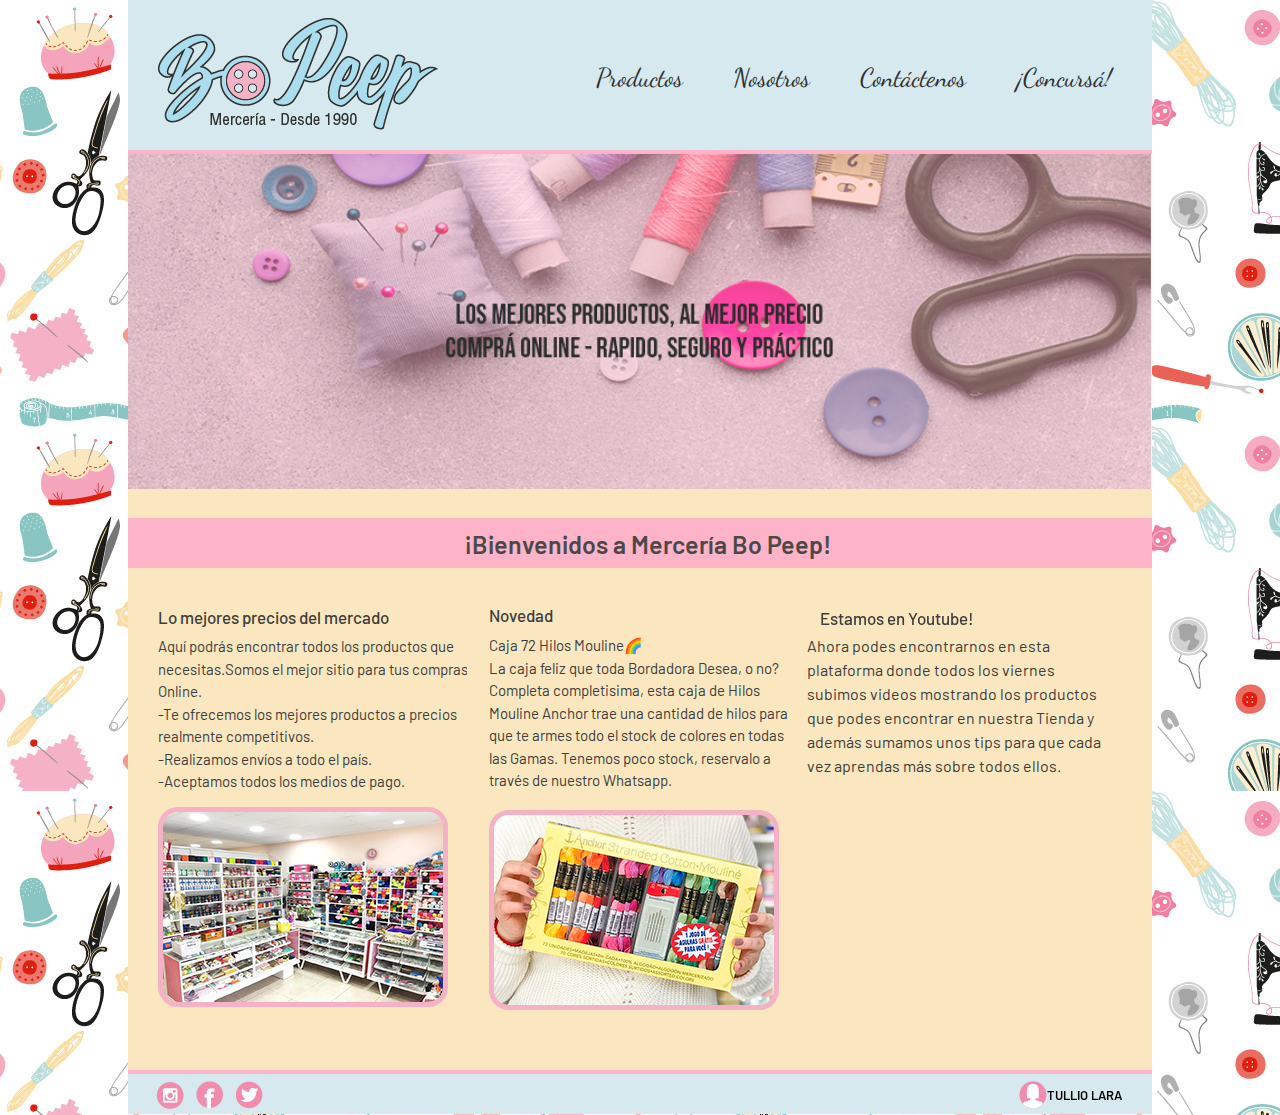
<file: index.html>
<!DOCTYPE html>
<html>
<head>
	<meta charset="utf-8">
	<link rel="stylesheet" type="text/css" href="css/estilo.css">
	<link rel="stylesheet" type="text/css" href="css/lightbox.css">
	<title>Mercería Bo Peep - Desde 1990</title>
</head>
<body>
	<main>
		<header>
			<div id="logo">
				<img src="img/logo.png">
			</div>
			<div id="botones">
				<li>  <span class="blink"><a href="indexlanding.html"target="_blank">¡Concursá!</a></span></li>
				<li><a href="contactenos.html">Contáctenos</a></li>
				<li> <a href="nosotros.html">Nosotros</a></li>
				<li> <a href="productos.html">Productos</a></li>
				
				</div>		
			</ul>

		</header>

		<nav>
				
	   </nav>

	<section>
		<div id="linea"></div>
		<div class="fondoindex">
		<div class="slider">
		<ul>
			<li><img src="img/imagendeslizante1.jpg" alt=""></li>
			<li><a href="productos.html"><img src="img/imagendeslizante3.jpg" alt=""></li></a>
			<li><a href="contactenos.html"><img src="img/imagendeslizante2.jpg" alt=""></li></a>
			<li><img src="img/imagendeslizante4.jpg" alt=""></li>
		</ul>
		</div>

		<h2>¡Bienvenidos a Mercería Bo Peep!</h2>

		<div id="seccion1index">
			<div class="titulo">Lo mejores precios del mercado</div>
			
			<div class="textonosotros1"><p>Aquí podrás encontrar todos los productos que necesitas.Somos el mejor sitio para tus compras Online.<br>-Te ofrecemos los mejores productos a precios realmente competitivos.<br>
			-Realizamos envíos a todo el país.<br> 
		    -Aceptamos todos los medios de pago.</p></div>
		    <br>
		    <div id="imagenlocal"><a href="img/imagengran17.jpg" data-lightbox="final" data-title= "Nuestro local ubicado en Av. Rivadavia 11458." >
			    <img src="img/imagenpeq17.jpg" id="bordefoto"></a></div>

        </div>

        <div class="seccion2index">

        <div class="titulonovedades">Novedad</div>

        <div id="texto2segundafilaindex"><p>Caja 72 Hilos Mouline🌈<br>La caja feliz que toda Bordadora Desea, o no? ⁣
⁣
        Completa completisima, esta caja de Hilos Mouline Anchor trae una cantidad de hilos para que te armes todo el stock de colores en todas las Gamas. Tenemos poco stock, reservalo a través de nuestro Whatsapp. </p></div><br>
        <div id="imagenhilo">
        	<a href="img/imagengran18.jpg" data-lightbox="final" data-title= "incluye de REGALO un set de agujas para bordar también de la marca. ⁣La caja tiene un valor de $4500 y ¡el stock es muy limitado!⁣."> <img src="img/imagenpeq18.jpg" id="bordefoto"></a></div>

         </div>
          <div id="seccion3index">
          	<div id="tituloyoutube">Estamos en Youtube!</div>
          	<div id="texto3index"><p>Ahora podes encontrarnos en esta plataforma donde todos los viernes subimos videos mostrando los productos que podes encontrar en nuestra Tienda y además sumamos unos tips para que cada vez aprendas más sobre todos ellos.  </p>
          		<div id="video"><iframe width="310" height="198" src="https://www.youtube.com/embed/XAi99v2lLKM" frameborder="0" allow="accelerometer; autoplay; clipboard-write; encrypted-media; gyroscope; picture-in-picture" allowfullscreen></iframe></div></div><br>
          	
          	
          </div>
		

   </section>
<div class="linea2"></div>
	<footer>
		<div class="pieindex">
			<div id="instagram"><img src="img/instagram.png"></div>
		<div id="facebook"><img src="img/facebook.png"></div>
		<div id="twitter"> <img src="img/twitter.png"></div>
		<a href="indexmicrositio.html" target="_blank">
		<div id="desarrolladora"><img src="img/desarrolladora.png"><div id="nombredesarrolladora"> <a href="indexmicrositio.html" target="_blank">TULLIO LARA</div></div></a></a>
		</div>
	</footer>
		

	</main>
	<script src="js/lightbox-plus-jquery.js"></script>
</body>
</html>
</file>
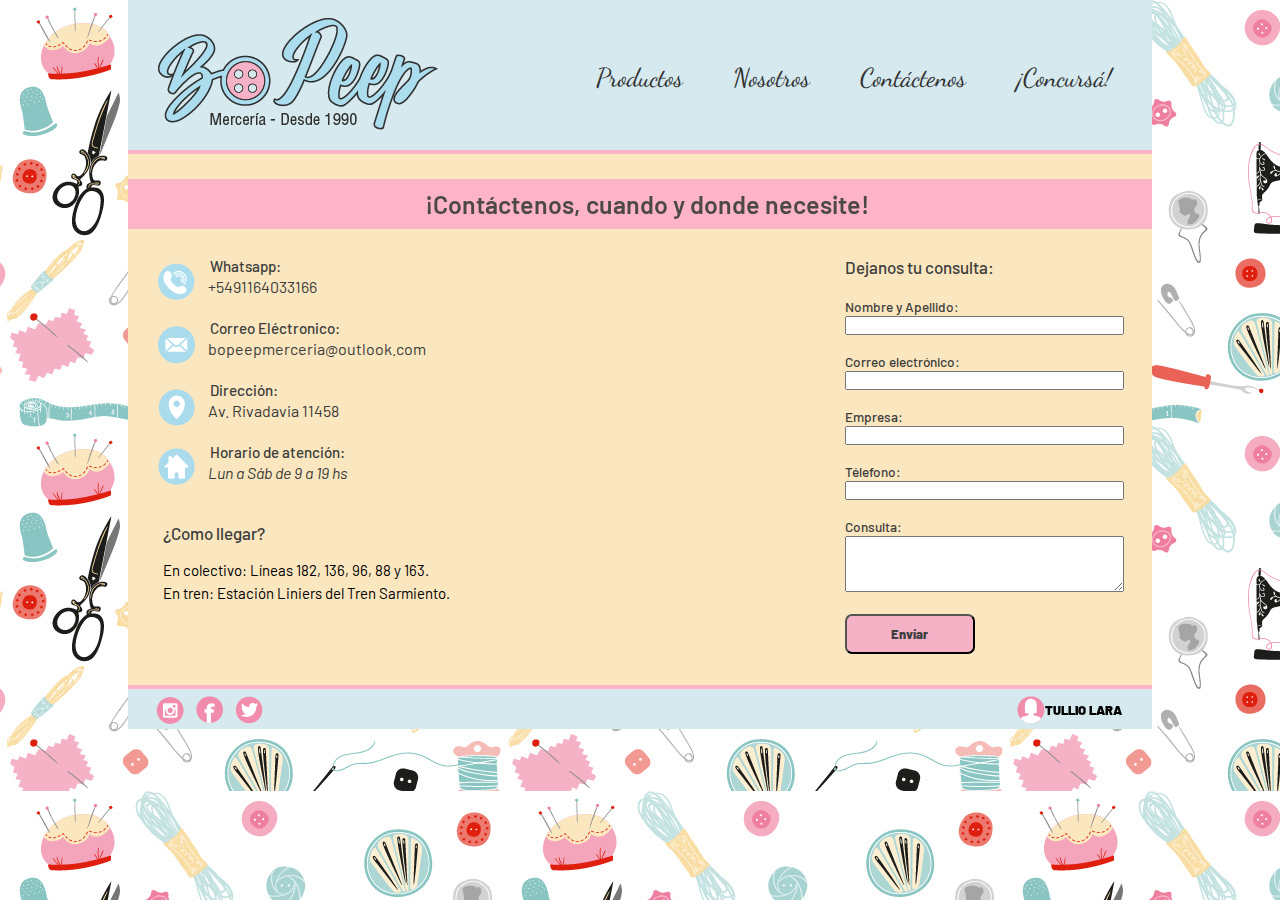
<file: contactenos.html>
<!DOCTYPE html>
<html>
<head>
	<meta charset="utf-8">
	<link rel="stylesheet" type="text/css" href="css/estilo.css">
	<title>Mercería Bo Peep - Contáctenos</title>
</head>
<body>

	<main>

		
		<header>
			<div id="logo">
				<a href="index.html"><img src="img/logo.png"></a>
			</div>
			<div id="botones">
				<li>  <span class="blink"><a href="indexlanding.html"target="_blank">¡Concursá!</a></span></li>
				<li><a href="contactenos.html">Contáctenos</a></li>
				<li> <a href="nosotros.html">Nosotros</a></li>
				<li> <a href="productos.html">Productos</a></li>
				</div>		
			</ul>

		</header>

		<nav>
				
	</nav>
    <section>
    		<div id="linea"></div>

    	<h2>¡Contáctenos, cuando y donde necesite!</h2>
    	<br>
		<div class="seccion1cont">
		
			<div id="telefono"><img src="img/telefono.png"></div>
			<div class="titulocolectivo2">Whatsapp:</div><br><p>+5491164033166</i></p><br>
		
			<div id="mail"><img src="img/mail.png"></div>
			<div class="titulocolectivo2">Correo Eléctronico:</div><br><p>bopeepmerceria@outlook.com</p><br>

			<div id="ubicacion"><img src="img/ubicacion.png"></div><div class="titulocolectivo2">Dirección:</div> <br> <p>Av. Rivadavia 11458</p>
			<br>

			<div id="casa"><img src="img/casa.png"></div> <div class="titulocolectivo2">Horario de atención: </div><br> <p><i>Lun a Sáb  de 9 a 19 hs</i></p><br><br>
			<div class="titulocolectivo3"> ¿Como llegar?</div><br><br>
               	<div id="textocolectivos3">En colectivo: Líneas 182, 136, 96, 88 y 163.<br>En tren: Estación Liniers del Tren Sarmiento.</div>
		
		</div>

			<div id="seccion2">
            <iframe src="https://www.google.com/maps/embed?pb=!1m18!1m12!1m3!1d3282.612389568583!2d-58.528214885232096!3d-34.6392342668843!2m3!1f0!2f0!3f0!3m2!1i1024!2i768!4f13.1!3m3!1m2!1s0x95bcc840ac982883%3A0xe57d5d2d766afa12!2sAv.%20Rivadavia%2011458%2C%20C1408ABO%20CABA!5e0!3m2!1ses-419!2sar!4v1600037593702!5m2!1ses-419!2sar" width="340" height="300" frameborder="0" style="border:0;" allowfullscreen="" aria-hidden="false" tabindex="0"></iframe>
               

			
            </div>

            <div id="seccion3"><div class="titulocolectivo">Dejanos tu consulta:
            </div><br><br>
				 	<div>
				 		<form method="post" action="mailto:laraayelentullio1996@gmail.com">
                <label>Nombre y Apellido:</label>
				<br>
				<input type="text" name="Nombre" class="cajatexto" required="">
				<br><br>
				<label>Correo electrónico:</label>
               	<br>
				<input type="email" name="correo" class="cajatexto" required="">
				<br><br>
				<label> Empresa:</label><br>
				<input type="text" name="Empresa" class="cajatexto" required="">
				<br><br>
				<label> Télefono:</label><br>
				<input type="text" name="telefono" class="cajatexto" required=""><br><br>
				<label>Consulta:</label>
				<br>
				<textarea class="cajacomentario" required=""></textarea>
				<br>
				<br>
				<input type="submit" name="enviar" value="Envíar" class="envio">
            </form></div>
            	

		</div>
		

	</section>
		<div class="linea"></div>
	<footer>
		<div id="instagram"><img src="img/instagram.png"></div>
		<div id="facebook"><img src="img/facebook.png"></div>
		<div id="twitter"> <img src="img/twitter.png"></div>
		<a href="indexmicrositio.html" target="_blank">
		<div id="desarrolladora"><img src="img/desarrolladora.png"><div id="nombredesarrolladora"> <a href="indexmicrositio.html" target="_blank"><b>TULLIO LARA</b></div></div></a></a>
	</footer>
			

	</main>


</body>
</html>
</file>
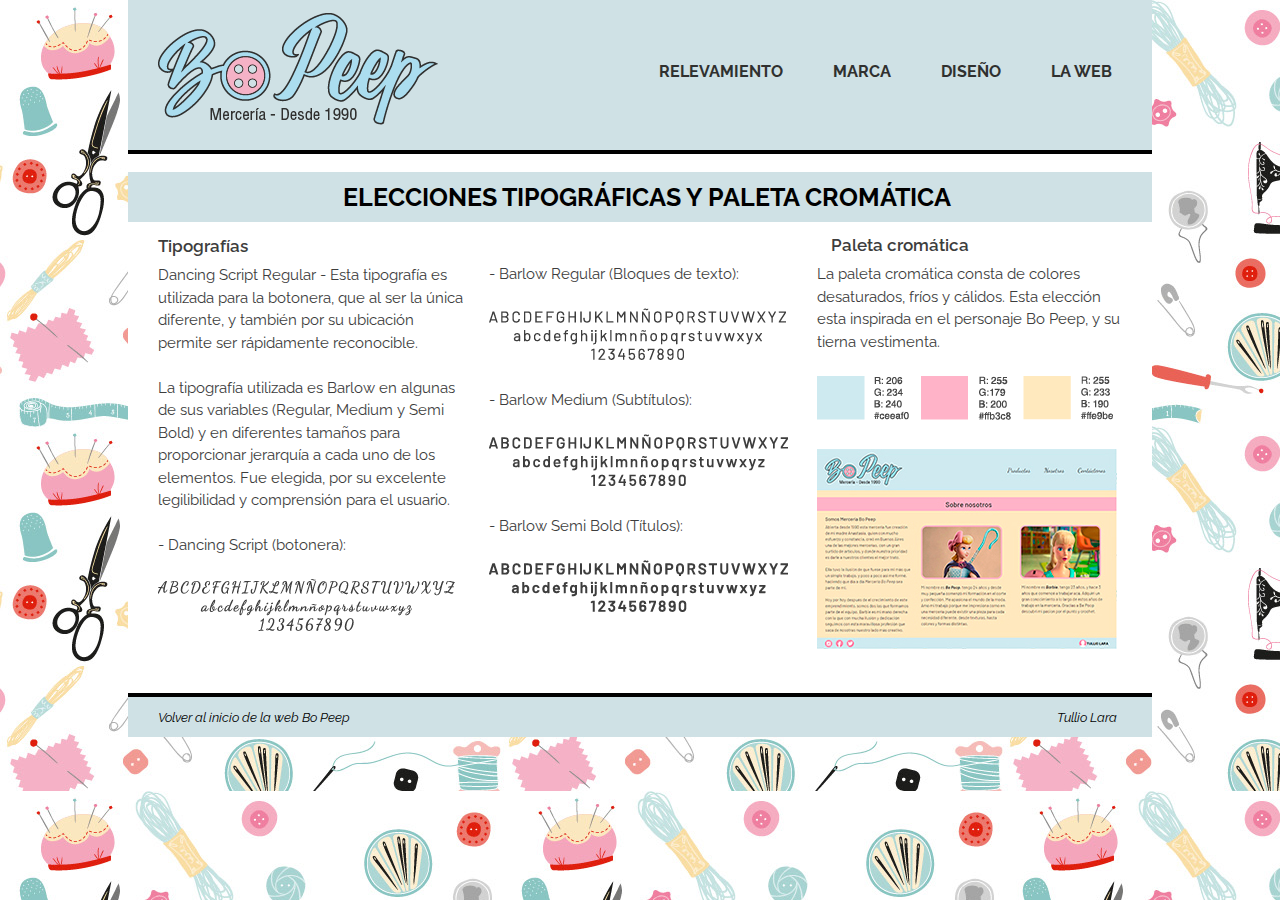
<file: diseño.html>
<!DOCTYPE html>
<html>
<head>
	<meta charset="utf-8">
	<link rel="stylesheet" type="text/css" href="css/estilomicrositio.css">

	<title>Micrositio - Diseño</title>
</head>
<body>
	<main>
		<header>
			<div id="logo">
				<a href="indexmicrositio.html"><img src="img/logo.png"></a>
			</div>
			<div id="botones">
				
				
				<li><a href="laweb.html">LA WEB</a></li>
				<li> <a href="diseño.html">DISEÑO</a></li>
				<li> <a href="marca.html">MARCA</a></li>
				<li> <a href="relevamiento.html">RELEVAMIENTO</a></li>
				</div>		
			</ul>

		</header>

		<nav>
				
	   </nav>

	<section>
		<div id="linea"></div>
	
		
		<h2>ELECCIONES TIPOGRÁFICAS Y PALETA CROMÁTICA</h2>

		<div id="seccion1marca">
			<div class="titulo">Tipografías</div>
			
			<div class="textopersonalidad"><p>Dancing Script Regular - Esta tipografía es utilizada para la botonera, que al ser la única diferente, y también por su ubicación permite ser rápidamente reconocible.
				<br><br>
			La tipografía utilizada es Barlow en algunas de sus variables (Regular, Medium y Semi Bold) y en diferentes tamaños para proporcionar jerarquía a cada uno de los elementos. Fue elegida, por su excelente legilibilidad y comprensión para el usuario.
			<br><br>- Dancing Script (botonera):<br><br>
			<img src="img/dancingscript.png">
</p></div>
		    
		 </div>

        <div class="seccion2marca">

        <div id="textotipo"><p>- Barlow Regular (Bloques de texto):<br><br><img src="img/barlowregular.png"><br><br>
        	- Barlow Medium (Subtítulos):<br><br>
        	<img src="img/barlowmedium.png"><br><br>- Barlow Semi Bold (Títulos):<br><br><img src="img/barlowsemibold.png">
        </p></div>
      </div>



          <div id="seccion3marca">
          	<div id="titulocolores">Paleta cromática</div>
          	<div id="textocolores"><p>La paleta cromática consta de colores desaturados, fríos y cálidos. Esta elección esta inspirada en el personaje Bo Peep, y su tierna vestimenta. <br><br><img src="img/colores.png"><br><br> <img src="img/imagendiseño.jpg"></p>

            </div></div>


		</section>
      <div id="linea"></div>

	<footer>
		
			<div id="volver"><a href="index.html" target="_blank"><i>Volver al inicio de la web Bo Peep</i></a> </div>
		<div id="nombredesarrolladora"><i>Tullio Lara</i></div></div>
		
	</footer>
		

	</main>

</body>
</html>
</file>
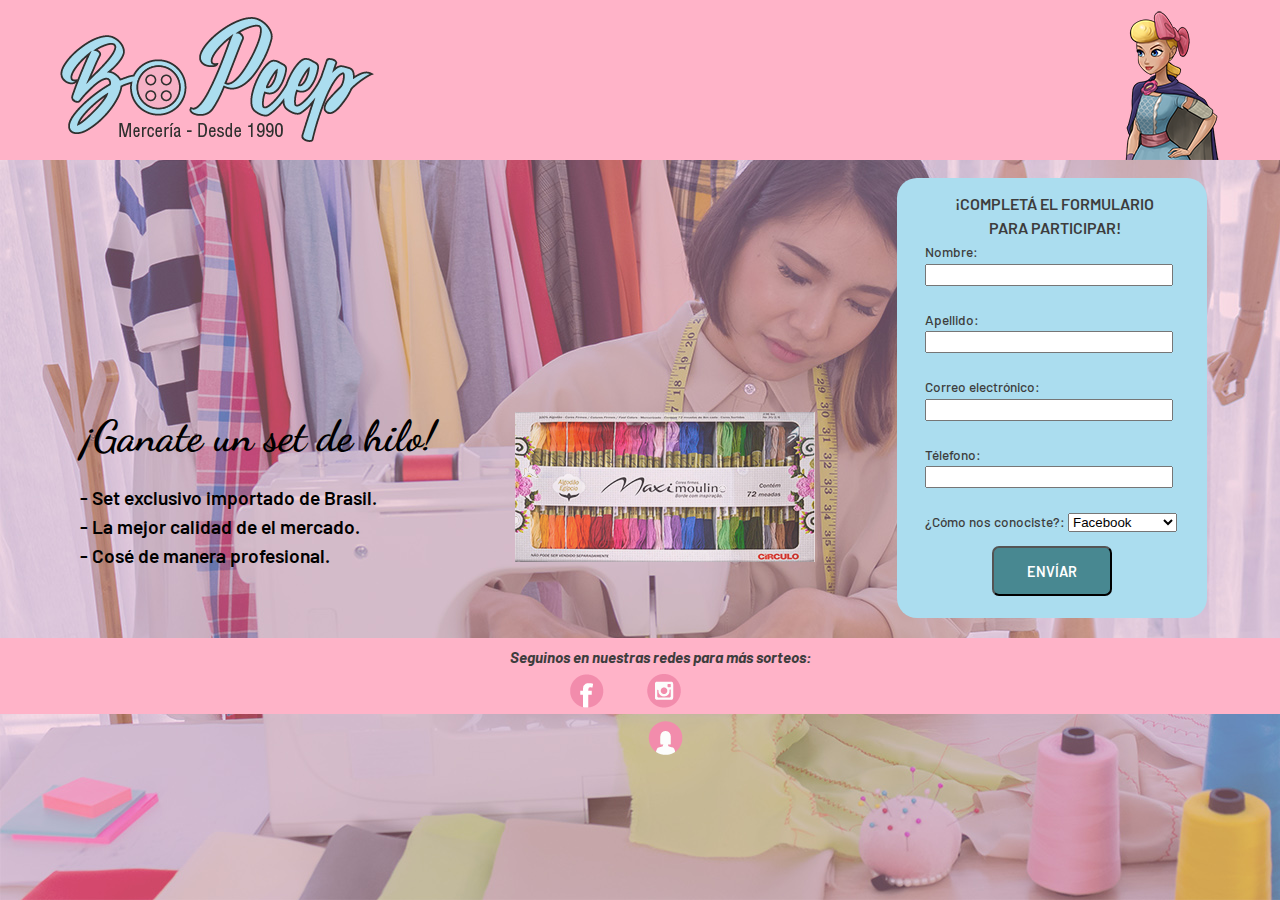
<file: indexlanding.html>
<!DOCTYPE html>
<html>
<head>
	<title> Ganáte un set de hilos</title>
	<meta charset="utf-8">
	<meta name="viewport" content="width=device-width, initial-scale=1.0">
	<link rel="stylesheet" type="text/css" href=css/estilolanding.css>
</head>
<body class="gridcontainer">


<header class="zonalogo">
    <div id="bopeep"> <img src="img/bopeep.png"></div>
	<div id="logoweb"><img src="img/logoweb.png"></div>

<div id="logo"> <img src="img/logo.png"></div> </header>
<nav class="texto"> <span class="blink"> <h2>¡Ganate un set de hilo!</h2></span><br>
	<h3>- Set exclusivo importado de Brasil.<br>
	- La mejor calidad de el mercado. <br>
	- Cosé de manera profesional.</h3><br><div id="hilos3"> <img src="img/hilos3.jpg"></div><div class="hilos4"><img src="img/hilos2.jpg"> </div>

</nav> 
<aside class="imagen"> 
	<div class="hilos2"><img src="img/hilos2.jpg"> </div>
	<div class="hilos"><img src="img/hilos.png"> </div>
	<div id="fb"> <img src="img/face.png"></div>
	<div id="ig"><img src="img/insta.png"></div>
	<div id="desarrolladora"><a href="indexmicrositiolanding.html" target="_blank"><img src="img/desarrolladora.png"></a></div>
</aside> 
<article class="formulario"> <div id="completar">
				 		<form  method="post" action="mailto:laraayelentullio1996@gmail.com"> <p>¡COMPLETÁ EL FORMULARIO <br>
				 		     PARA PARTICIPAR!</p>
                <label>Nombre:</label>
				<br>
				<input type="text" name="Nombre" class="cajatexto" required="">
				<br><br>
				<label>Apellido:</label>
               	<br>
				<input type="Apellido" name="correo" class="cajatexto" required="">
				<br><br>
				<label> Correo electrónico:</label>
				<input type="email" name="correo" class="cajatexto" required="">
				<br><br>
				<label> Télefono:</label>
				<input type="text" name="telefono" class="cajatexto" required="">
				<br><br>
			
   <label>¿Cómo nos conociste?: <select name="menu">
  <option>Facebook</option>
  <option value="2">Instagram</option>
  <option value="three">Por un amigue</option>
</select></label>
    <br> 
  
				<input type="submit" name="enviar" value="ENVÍAR" class="envio">
            </form></div> </div> </article> 
<footer class="footer"> <p><b><i>Seguinos en nuestras redes para más sorteos:</i></b></p>
	<div id="fbweb"><img src="img/fbweb.png"></div>
	<div id="igweb"> <img src="img/igweb.png"></div>
	<div id="desweb"> <a href="indexmicrositiolanding.html" target="_blank"><img src="img/desweb.png"></a></div>
	<div id="fbsmart"> <img src="img/fbsmart.png"></div>
	<div id="igsmart"><img src="img/igsmart.png"></div>
	<div id="desarrolladorasmart"><a href="indexmicrositiolanding.html" target="_blank"><img src="img/desarrolladorasmart.png"></a></div>

</footer> 

</body>
</html>
</file>
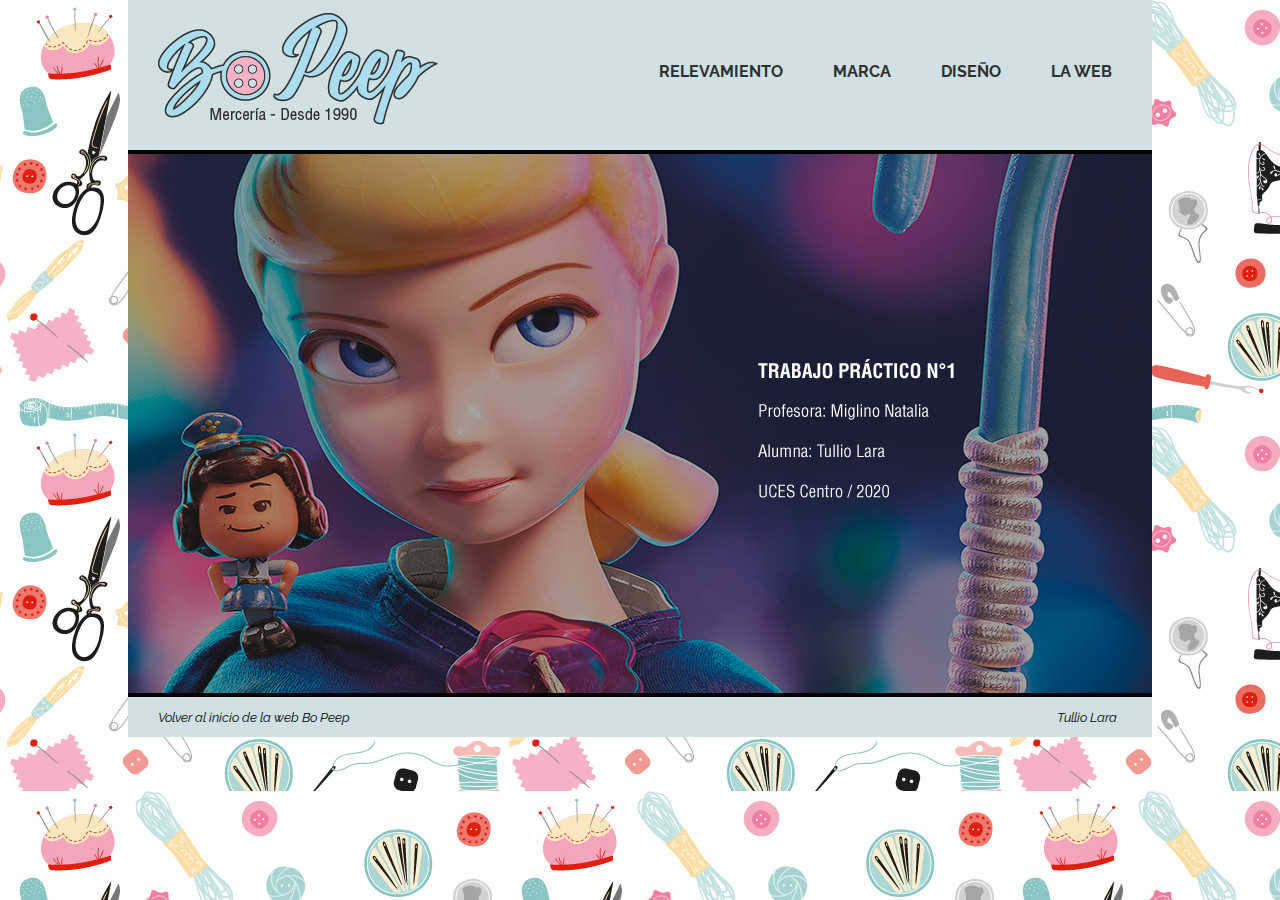
<file: indexmicrositio.html>
<!DOCTYPE html>
<html>
<head>
	<meta charset="utf-8">
	<link rel="stylesheet" type="text/css" href="css/estilomicrositio.css">

	<title>Micrositio - Index</title>
</head>
<body>
	<main>
		<header>
			<div id="logo">
				<img src="img/logo.png">
			</div>

			<div id="botones">
				
				
				<li><a href="laweb.html">LA WEB</a></li>
				<li> <a href="diseño.html">DISEÑO</a></li>
				<li> <a href="marca.html">MARCA</a></li>
				<li> <a href="relevamiento.html">RELEVAMIENTO</a></li>
				</div>		
			</ul>

		</header>

		<nav>
				
	   </nav>

	<section><div id="linea"></div>
		<div class="fondoindex">
			</div>

</section>
<div id="linea"></div>


	<footer>
		
			<div id="volver"><a href="index.html" target="_blank"><i>Volver al inicio de la web Bo Peep</i></a> </div>
		<div id="nombredesarrolladora"><i>Tullio Lara</i></div></div>
		
	</footer>
		

	</main>

</body>
</html>
</file>
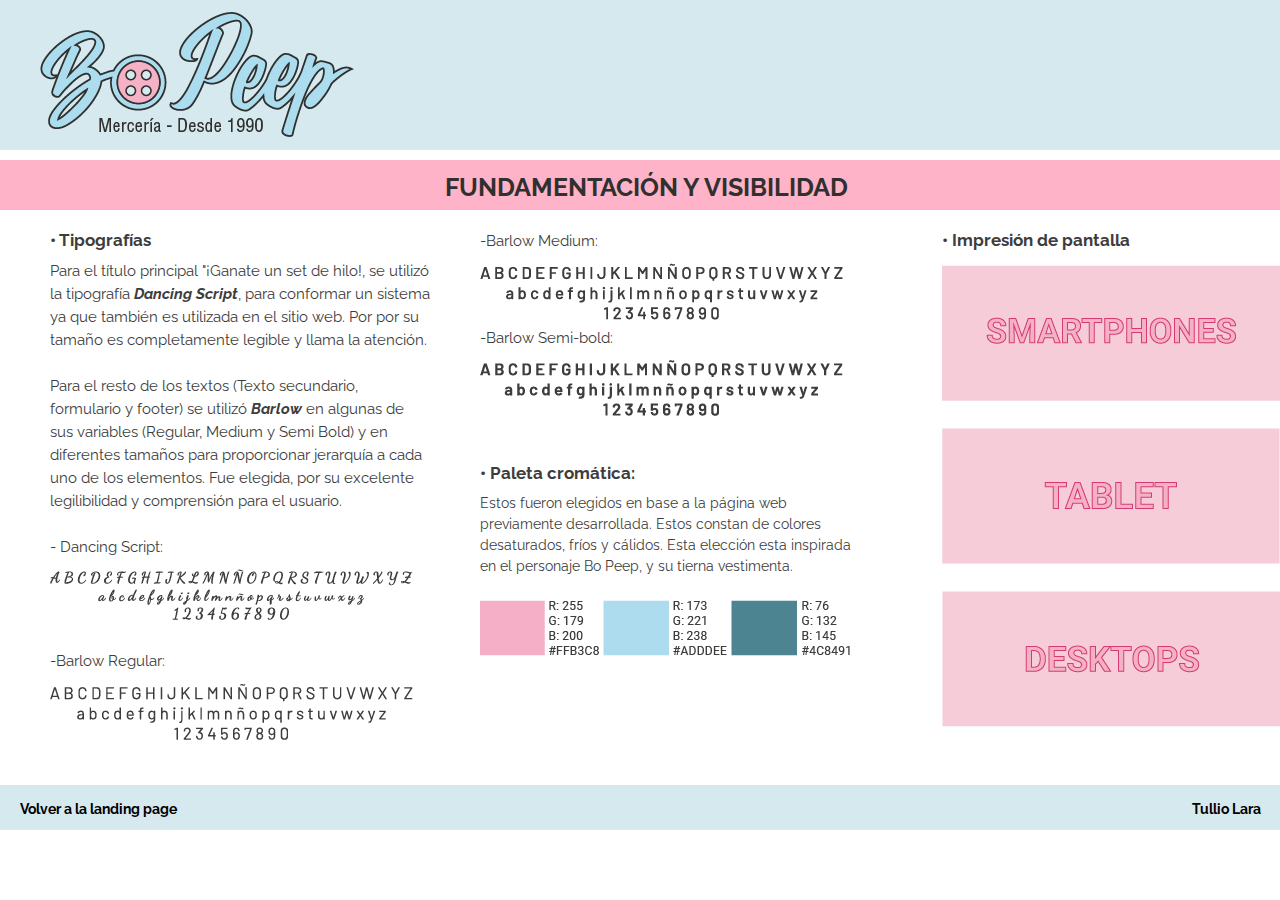
<file: indexmicrositiolanding.html>
<!DOCTYPE html>
<html>
<head>
	<title>Micrositio - Fundamentación y visibilidad</title>
	<meta charset="utf-8">
	<meta name="viewport" content="width=device-width, initial-scale=1.0">
	<link rel="stylesheet" type="text/css" href=css/micrositiolanding.css>
	<link rel="stylesheet" type="text/css" href="css/lightbox.css">
 </head>

<body> 
	<div class="grid-container">
<header class="cabecera"> <div id="logo"> <img src="img/logomicro.png"></div> <div id="logoweb"> <img src="img/logoweb.png"></div>
<h2>FUNDAMENTACIÓN Y VISIBILIDAD</h2></header>


 <article class="articulo">
 	<div id="textotipocelu2"> <div id="oculto3"> -Barlow Medium:</div><div id="bmpc"> <img src="img/bmpc.png"> </div> <div id="oculto4">-Barlow Semi-bold:</div>
      <div id="bsmpc"> <img src="img/bsmpc.png"></div></div>
 	<div id="titulocromacelu">• Paleta cromática:</div>
<div id="textocromacelu">Estos fueron elegidos en base a la página web previamente desarrollada. Estos constan de colores desaturados, fríos y cálidos. Esta elección esta inspirada en el personaje Bo Peep, y su tierna vestimenta.</div><br>
<div id="cromacelu"> <img src="img/colormicrocelu.png"></div> <div id="cromatablet"> <img src="img/colortablet.png"> 
</div> <div id="imprtablet">• Impresión de pantalla</div> <div id="clic">Hacé clíc para ampliar cada imagen.</div>
<div id="imprcelu">• Impresión de pantalla</div> <div id="cliccelu">Hacé clíc para ampliar cada imagen.</div>
<div id="imgscreentablet">
		<a href="img/screenceluoriginal.jpg" data-lightbox="screen" data-title= "Adaptación a smartphones.">
			<img src="img/celuparatablet.png"></a><br><br>
			<a href="img/screentabletoriginal.jpg" data-lightbox="screen" data-title= "Adaptación a tablets.">
			<img src="img/tabletparatablet.png"></a>
 <br><br>
 <a href="img/screenpcoriginal.jpg" data-lightbox="screen" data-title= "Adaptación a pc.">
			<img src="img/pcparapc.png">
		</a>
</div>
<div id="imgscreencelu">
		<a href="img/screenceluoriginal.jpg" data-lightbox="screen" data-title= "Adaptación a smartphones.">
			<img src="img/smartcelu.png"></a><br><br>
			<a href="img/screentabletoriginal.jpg" data-lightbox="screen" data-title= "Adaptación a tablets.">
			<img src="img/tabletcelu.png"></a>
 <br><br>
 <a href="img/screenpcoriginal.jpg" data-lightbox="screen" data-title= "Adaptación a pc.">
			<img src="img/pccelu.png"></a>

</article> 

<section class="seccion"> 
<h3>FUNDAMENTACIÓN Y VISIBILIDAD</h3>
 <div id="titulotipocelu">• Tipografías</div>
<div id="textotipocelu"> Para el título principal "¡Ganate un set de hilo!, se utilizó la tipografía <b><i>Dancing Script</i></b>, para conformar un sistema ya que también es utilizada en el sitio web. Por por su tamaño es completamente legible y llama la atención.<br><br> Para el resto de los textos (Texto secundario, formulario y footer) se utilizó <b><i>Barlow </i></b>en algunas de sus variables (Regular, Medium y Semi Bold) y en diferentes tamaños para proporcionar jerarquía a cada uno de los elementos. Fue elegida, por su excelente legilibilidad y comprensión para el usuario.
	<br><br>
- Dancing Script:<br> <div id="dscelu"><img src="img/dancingscript.png"></div> <div id="dstablet"> <img src="img/dancingscripttablet.png"></div> <div id="dspc"> <img src="img/dspc.png"> </div> 
<br>
	-Barlow Regular:<br>
	<div id="brcelu"><img src="img/barlowregular.png"></div> <div id="brtablet"> <img src="img/barlowregulartablet.png"></div> <div id="brpc"> <img src="img/brpc.png"> </div> <br>
    <div id="oculto1"> -Barlow Medium: </div>
	<div id="bmcelu"><img src="img/barlowmedium.png"></div> <div id="bmtablet"> <img src="img/barlowmediumtablet.png"> </div> <br>
    <div id="oculto2"> -Barlow Semi-bold:</div> 
	<div id="bsmcelu"><img src="img/barlowsemibold.png"></div> <div id="bsmtablet"> <img src="img/barlorsemiboldtablet.png"></div>
</div>
</section>

<aside class="secciontres"> 
	<div id="titulotipocelu">• Impresión de pantalla</div><div id="imgscreen">
		<a href="img/screenceluoriginal.jpg" data-lightbox="screen" data-title= "Adaptación a smartphones.">
			<img src="img/smart.png"></a><br><br>
			<a href="img/screentabletoriginal.jpg" data-lightbox="screen" data-title= "Adaptación a tablets.">
			<img src="img/tablet.png"></a>
 <br><br>
 <a href="img/screenpcoriginal.jpg" data-lightbox="screen" data-title= "Adaptación a pc.">
			<img src="img/pc.png"></a>

	</div>
 </aside>


<footer class="pie">
<div id="volver"><p><b><a href="indexlanding.html">Volver a la landing page </a></b></p></div><div id="lara"><p><b>Tullio Lara</b></p></div>
</footer>

</div>
<script src="js/lightbox-plus-jquery.js"></script>
</body>
</html>
</file>
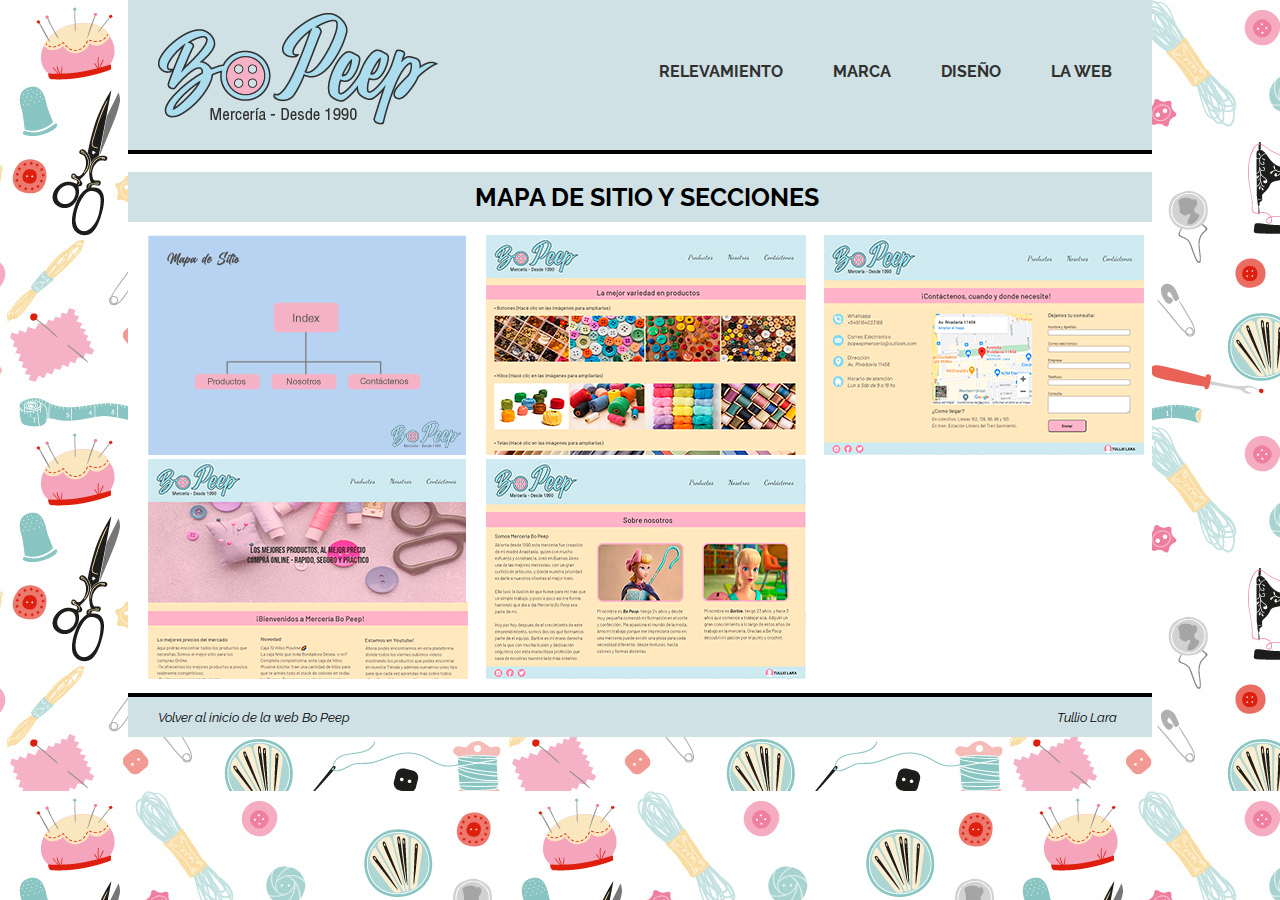
<file: laweb.html>
<!DOCTYPE html>
<html>
<head>
	<meta charset="utf-8">
	<link rel="stylesheet" type="text/css" href="css/estilomicrositio.css">
	<link rel="stylesheet" type="text/css" href="css/lightbox.css">

	<title>Micrositio - La web</title>
</head>
<body>
	<main>
		<header>
			<div id="logo">
				<a href="indexmicrositio.html"><img src="img/logo.png"></a>
			</div>
			<div id="botones">
				
				<li><a href="laweb.html">LA WEB</a></li>
				<li> <a href="diseño.html">DISEÑO</a></li>
				<li> <a href="marca.html">MARCA</a></li>
				<li> <a href="relevamiento.html">RELEVAMIENTO</a></li>
				</div>		
			</ul>

		    </header>

		<nav>
				
	   </nav>

	<section>
		<div id="linea"></div>
	<h2>MAPA DE SITIO Y SECCIONES</h2>

		<div id="seccion1web">
			<div id="imageneslaweb">
			<a href="img/mapagrande.jpg" data-lightbox="screen" data-title= "Mapa de sitio.">
			<img src="img/mapapeq.jpg"></a>
			<a href="img/imagengranmicro5.jpg" data-lightbox="screen" data-title= "Index.">
			<img src="img/imagenpeqmicro5.jpg"></a>
			
          </div>
		  </div>

		   <div id="seccion2web">
		   	<div id="imageneslaweb">
		   <a href="img/imagengranmicro6.jpg" data-lightbox="screen" data-title= "Productos.">
			<img src="img/imagenpeqmicro6.jpg"></a>
			<a href="img/imagengranmicro7.jpg" data-lightbox="screen" data-title= "Nosotros.">
			<img src="img/imagenpeqmicro7.jpg"></a>  		

      	</div>
        </div>

        <div id="seccion3web">
        	<div id="imageneslawebderecha">
        		<a href="img/imagengranmicro8.jpg" data-lightbox="screen" data-title= "Contáctenos.">
			<img src="img/imagenpeqmicro8.jpg"></a>  
       
        	</div>
       
        </div>


		</section>
    <div id="linea"></div>

	<footer>
		
			<div id="volver"><a href="index.html" target="_blank"><i>Volver al inicio de la web Bo Peep</i></a> </div>
		<div id="nombredesarrolladora"><i>Tullio Lara</i></div></div>
		
	</footer>
		

	</main>
<script src="js/lightbox-plus-jquery.js"></script>

</body>
</html>
</file>
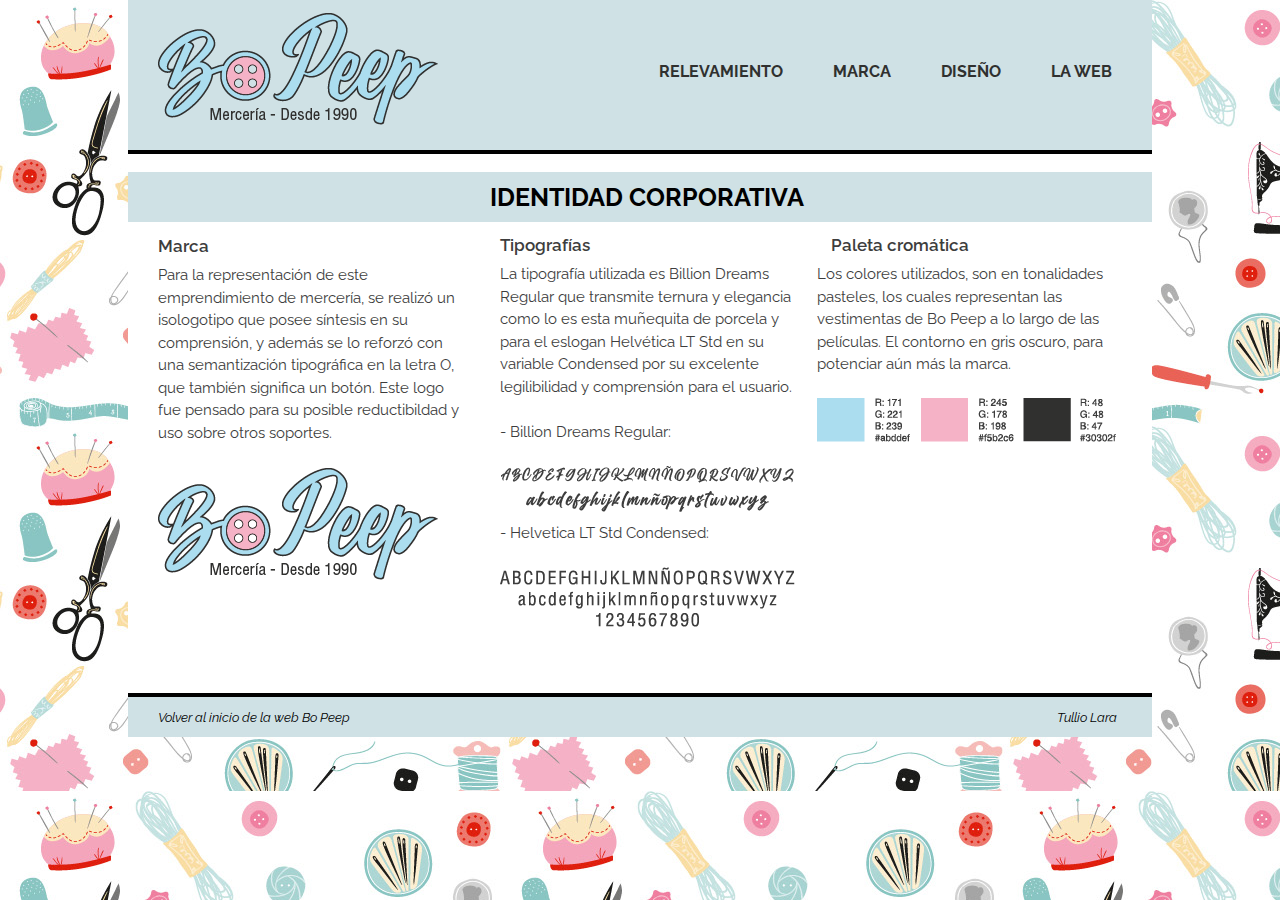
<file: marca.html>
<!DOCTYPE html>
<html>
<head>
	<meta charset="utf-8">
	<link rel="stylesheet" type="text/css" href="css/estilomicrositio.css">

	<title>Micrositio - Marca</title>
</head>
<body>
	<main>
		<header>
			<div id="logo">
				<a href="indexmicrositio.html"><img src="img/logo.png"></a>
			</div>
			<div id="botones">
				
				
				<li><a href="laweb.html">LA WEB</a></li>
				<li> <a href="diseño.html">DISEÑO</a></li>
				<li> <a href="marca.html">MARCA</a></li>
				<li> <a href="relevamiento.html">RELEVAMIENTO</a></li>
				</div>		
			</ul>

		</header>

		<nav>
				
	   </nav>

	<section>
		<div id="linea"></div>
	
		
		<h2>IDENTIDAD CORPORATIVA</h2>

		<div id="seccion1marca">
			<div class="titulo">Marca</div>
			
			<div class="textopersonalidad"><p>Para la representación de este emprendimiento de mercería, se realizó un isologotipo que posee síntesis en su comprensión, y además se lo reforzó con una semantización tipográfica en la letra O, que también significa un botón. Este logo fue pensado para su posible reductibildad y uso sobre otros soportes.<br><br>
				<img src="img/logo.png">
            
			</p></div>

        </div>

         <div class="seccion2marca">

        <div class="titulotipomarca">Tipografías</div>

        <div id="textotipomarca"><p>La tipografía utilizada es Billion Dreams Regular que transmite ternura y elegancia como lo es esta muñequita de porcela y para el eslogan Helvética LT Std en su variable Condensed por su excelente legilibilidad y comprensión para el usuario.<br><br>
        	- Billion Dreams Regular:<br><br>
        	<img src="img/billiondreams.png"><br>
        	- Helvetica LT Std Condensed:<br><br>
        	<img src="img/helvetica.png">
          </p></div>
     
         </div>

          <div id="seccion3marca">
          	<div id="titulocolores">Paleta cromática</div>
          	<div id="textocolores"><p> Los colores utilizados, son en tonalidades  pasteles, los cuales representan las vestimentas de Bo Peep a lo largo de las películas. El contorno en gris oscuro, para potenciar aún más la marca. <br><br>
          		<img src="img/paletacromaticalogo.png"></p>

            </div></div>


		</section>

      <div id="linea"></div>
	<footer>
		
			<div id="volver"><a href="index.html" target="_blank"><i>Volver al inicio de la web Bo Peep</i></a> </div>
		<div id="nombredesarrolladora"><i>Tullio Lara</i></div></div>
		
	</footer>
		

	</main>

</body>
</html>
</file>
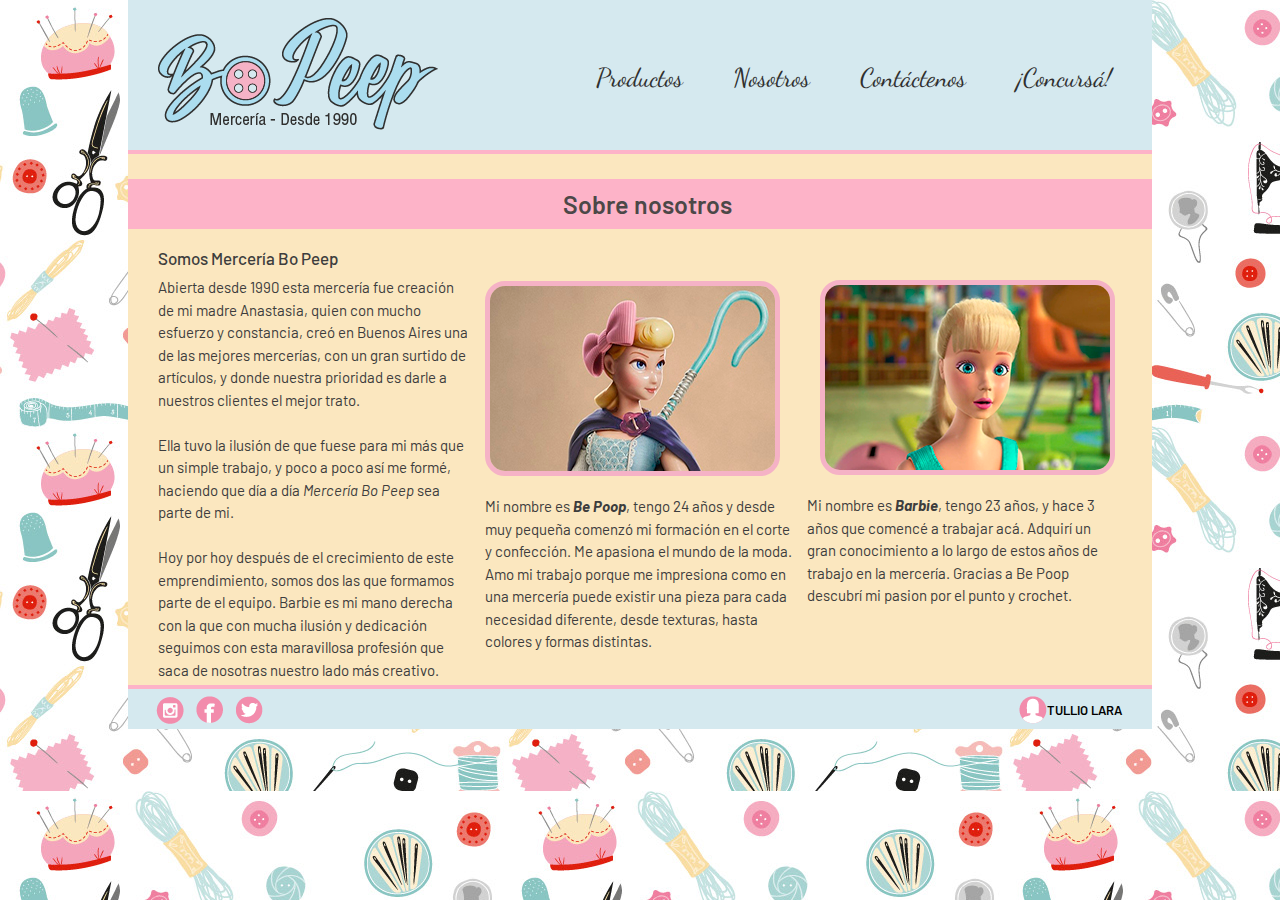
<file: nosotros.html>
<!DOCTYPE html>
<html>
<head>
	<meta charset="utf-8">
	<link rel="stylesheet" type="text/css" href="css/estilo.css">
	<title>Mercería Bo Peep - Nosotros</title>
</head>
<body>
	<main>
		<header>
			<div id="logo">

				<a href="index.html"><img src="img/logo.png"></a>
			</div>
			<div id="botones">
				<ul>
					<li>  <span class="blink"><a href="indexlanding.html"target="_blank">¡Concursá!</a></span></li>
				<li><a href="contactenos.html">Contáctenos</a></li>
				<li> <a href="nosotros.html">Nosotros</a></li>
				<li> <a href="productos.html">Productos</a></li>
				</ul></div>		
			

		</header>

		<nav>
				
	</nav>

	<section>
			<div id="linea"></div>

		
		<h2>Sobre nosotros</h2>
		<div id="seccion1">
			<div class="titulo">Somos Mercería Bo Peep</div>
			<div class="textonosotros1"><p>Abierta desde 1990 esta mercería fue creación de mi madre Anastasia, quien con mucho esfuerzo y constancia, creó en Buenos Aires una de las mejores mercerías, con un gran surtido de artículos, y donde nuestra prioridad es darle a nuestros clientes el mejor trato. <br><br>Ella tuvo la ilusión de que fuese para mi más que un simple trabajo, y poco a poco así me formé, haciendo que día a día <i>Mercería Bo Peep</i> sea parte de mi.<br><br>
            Hoy por hoy después de el crecimiento de este emprendimiento, somos dos las que formamos parte de el equipo. Barbie es mi mano derecha con la que con mucha ilusión y dedicación seguimos con esta maravillosa profesión que saca de nosotras nuestro lado más creativo.</p></div></div>

        <div class="seccion2">
        	
        	<div id="imagenbopeep">
        		<img src="img/bopeep.jpg" id="bordefoto"></div>

            <div id="texto2segundafila">Mi nombre es <b><i>Be Poop</i></b>, tengo 24 años y desde muy pequeña comenzó mi formación en el corte y confección. Me apasiona el mundo de la moda. Amo mi trabajo porque me impresiona como en una mercería puede existir una pieza para cada necesidad diferente, desde texturas, hasta colores y formas distintas.</div></div>

            <div class="seccion3">
            	<div id="imagenbarbie">
            		<img src="img/barbie.jpg" id="bordefoto">
            	</div>

            	<div id="texto3fila">Mi nombre es <b><i>Barbie</i></b>, tengo 23 años, y hace 3 años que comencé a trabajar acá. Adquirí un gran conocimiento a lo largo de estos años de trabajo en la mercería. Gracias a Be Poop descubrí mi pasion por el punto y crochet.</div>   </div>
    
	</section>
	<div class="linea"></div>

	<footer>
		<div id="instagram"><img src="img/instagram.png"></div>
		<div id="facebook"><img src="img/facebook.png"></div>
		<div id="twitter"> <img src="img/twitter.png"></div>
		<a href="indexmicrositio.html" target="_blank">
		<div id="desarrolladora"><img src="img/desarrolladora.png"><div id="nombredesarrolladora"> <a href="indexmicrositio.html" target="_blank">TULLIO LARA</div></div></a></a></div>

		

	</footer>
		

	</main>

</body>
</html>
</file>
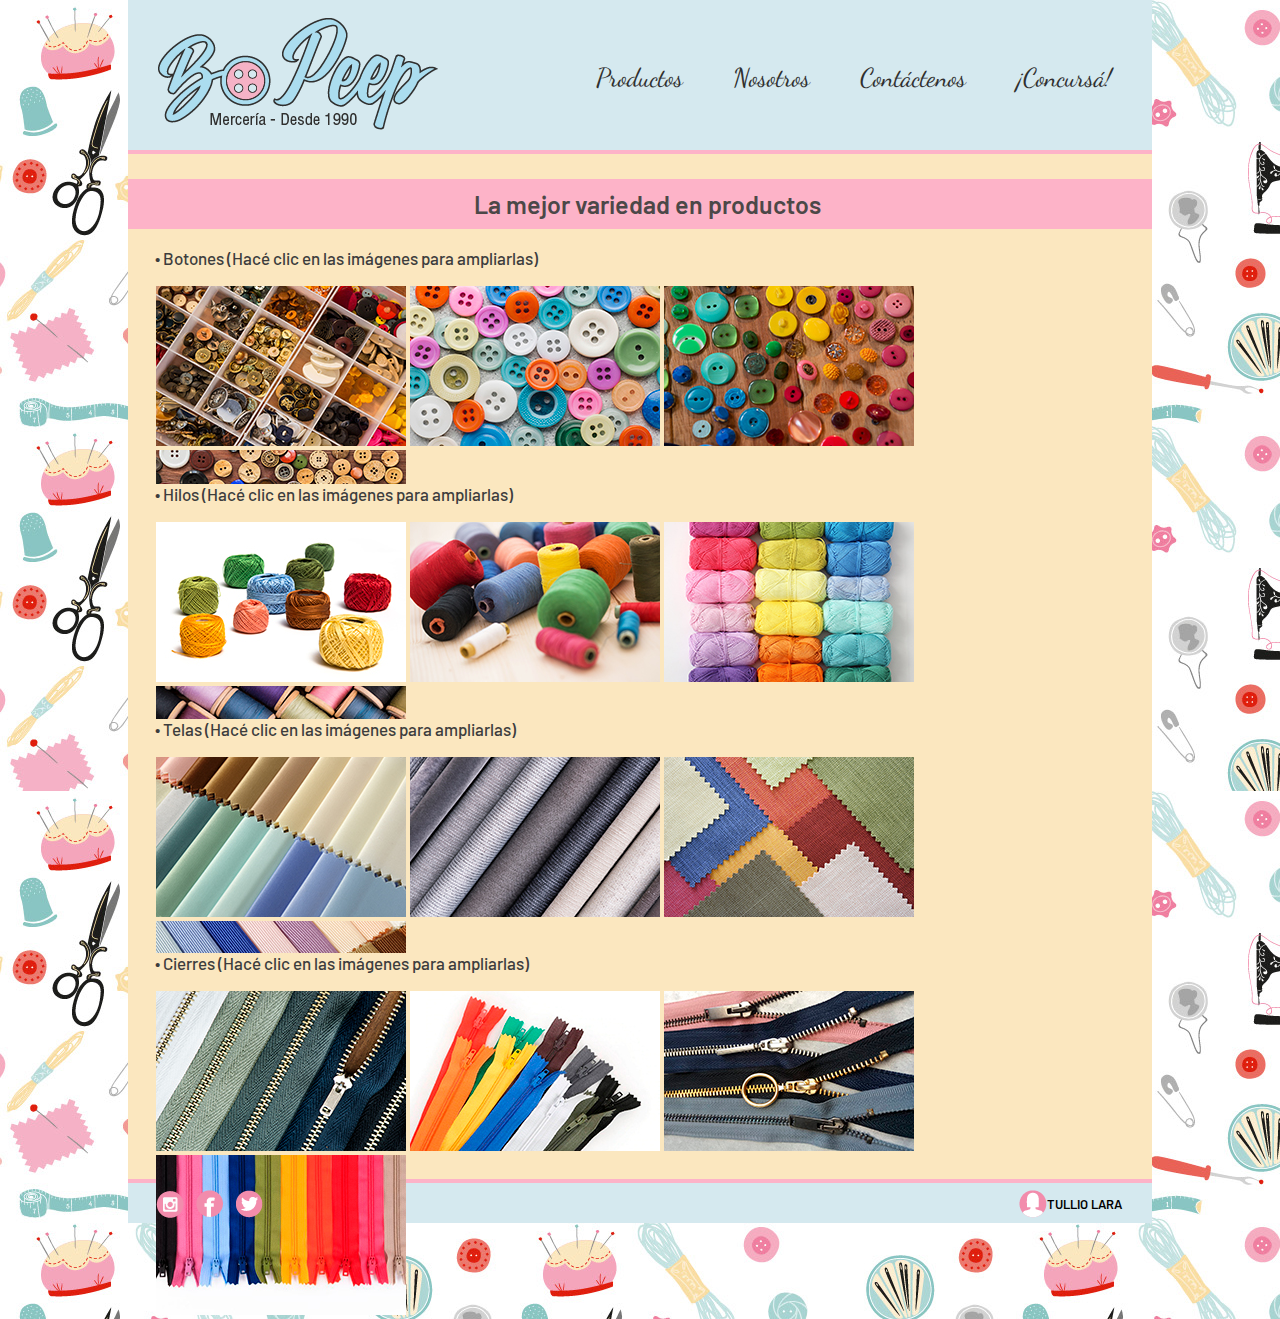
<file: productos.html>
<!DOCTYPE html>
<html>
<head>
	<meta charset="utf-8">
	<link rel="stylesheet" type="text/css" href="css/estilo.css">
	<link rel="stylesheet" type="text/css" href="css/lightbox.css">
	<title>Mercería Bo Peep - Productos</title>
</head>
<body>
	<main>
		<header>
			<div id="logo">
			<a href="index.html"><img src="img/logo.png"></a>
			</div>
			<div id="botones">
				<li>  <span class="blink"><a href="indexlanding.html" target="_blank">¡Concursá!</a></span></li>
				<li><a href="contactenos.html">Contáctenos</a></li>
				<li> <a href="nosotros.html">Nosotros</a></li>
				<li> <a href="productos.html">Productos</a></li>
				</div>		
			</ul>

		</header>

		<nav>
				
	</nav>

	<section>
		<div id="linea"></div>
		<div class="fondoproductos">
		<h2>La mejor variedad en productos</h2>
	
		<div id="seccionbotones">
			<div id="titulobotones">• Botones (Hacé clic en las imágenes para ampliarlas)</div><br>
			<div id="imagenesbotones"><a href="img/imagengran1.jpg" data-lightbox="screen" data-title= "Contamos con gran variedad de botones con formas diferentes.">
			<img src="img/imagenpeq1.jpg"></a>
			<a href="img/imagengran2.jpg" data-lightbox="screen" data-title= "Para los más simples, tenemos los botones clásicos.">
			<img src="img/imagenpeq2.jpg"></a>
			<a href="img/imagengran3.jpg" data-lightbox="screen" data-title= "Realizamos botones personalizados con texturas, ideal para alta costura.">
			<img src="img/imagenpeq3.jpg"></a>
			<a href="img/imagengran4.jpg" data-lightbox="screen" data-title= "Cada vez sumamos más modelos para las diferentes necesidades de los distintos clientes.">
			<img src="img/imagenpeq4.jpg"></a></div>

	</div> 

	    <div id="seccionhilos">
	    	<div id="titulohilos">• Hilos (Hacé clic en las imágenes para ampliarlas)</div><br>
	    	<div id="imageneshilos"><a href="img/imagengran5.jpg" data-lightbox="screen" data-title= "Restockeamos los hilos encerados Premium Nacional. Gran variedad de tamaños y colores. ">
			<img src="img/imagenpeq5.jpg"></a>
			<a href="img/imagengran6.jpg" data-lightbox="screen" data-title= "Rollos de hilo, para reposición de maquinas Overlock">
			<img src="img/imagenpeq6.jpg"></a>
			<a href="img/imagengran7.jpg" data-lightbox="screen" data-title= "Nuevamente en stock, los hilos finos para bordados.">
			<img src="img/imagenpeq7.jpg"></a>
			<a href="img/imagengran8.jpg" data-lightbox="screen" data-title= "Ingresaron los hilos suizos, para alta costura.">
			<img src="img/imagenpeq8.jpg"></a></div>

	    </div>

	    <div id="secciontelas">
	    	<div id="titulotelas">• Telas (Hacé clic en las imágenes para ampliarlas)</div><br>
	    	<div id="imageneshilos"><a href="img/imagengran9.jpg" data-lightbox="screen" data-title= "Disponibles en varios colores.">
			<img src="img/imagenpeq9.jpg"></a>
			<a href="img/imagengran10.jpg" data-lightbox="screen" data-title= "Tela chenille. Solo disponible en estos colores.">
			<img src="img/imagenpeq10.jpg"></a>
			<a href="img/imagengran11.jpg" data-lightbox="screen" data-title= "Tela texturizada.(Consultar por rollo Industrial).">
			<img src="img/imagenpeq11.jpg"></a>
			<a href="img/imagengran12.jpg" data-lightbox="screen" data-title= "Nuevo ingreso, tela texturizada (Compra mínima 3 metros.)" 2020>
			<img src="img/imagenpeq12.jpg"></a></div>
	    	
        </div>

        <div id="seccioncierres">
        	<div id="titulocierres">• Cierres (Hacé clic en las imágenes para ampliarlas)</div><br>
	    	<div id="imageneshilos"><a href="img/imagengran13.jpg" data-lightbox="scren" data-title= "	Cierres importados. Solo disponible en estos colores.">
			<img src="img/imagenpeq13.jpg"></a>
			<a href="img/imagengran14.jpg" data-lightbox="screen" data-title= "Contamos con gran variedad en tamaños y colores.">
			<img src="img/imagenpeq14.jpg"></a>
			<a href="img/imagengran15.jpg" data-lightbox="screen" data-title= "Ingresaron los más pedidos, calidad Premium Nacional.">
			<img src="img/imagenpeq15.jpg"></a>
			<a href="img/imagengran16.jpg" data-lightbox="screen" data-title= "Linea exclusiva de cierres finos.">
			<img src="img/imagenpeq16.jpg"></a></div>
        	

        </div>
		
		</div>
		 <div id="linea"></div>
 </section>

	<footer>
		<div class="pieproductos">
			<div id="instagram"><img src="img/instagram.png"></div>
		<div id="facebook"><img src="img/facebook.png"></div>
		<div id="twitter"> <img src="img/twitter.png"></div>
		<a href="indexmicrositio.html" target="_blank">
		<div id="desarrolladora"><img src="img/desarrolladora.png"><div id="nombredesarrolladora"> <a href="indexmicrositio.html" target="_blank">TULLIO LARA</div></div></a></a>
		</div>
	</footer>
		

	</main>
	<script src="js/lightbox-plus-jquery.js"></script>

</body>
</html>
</file>
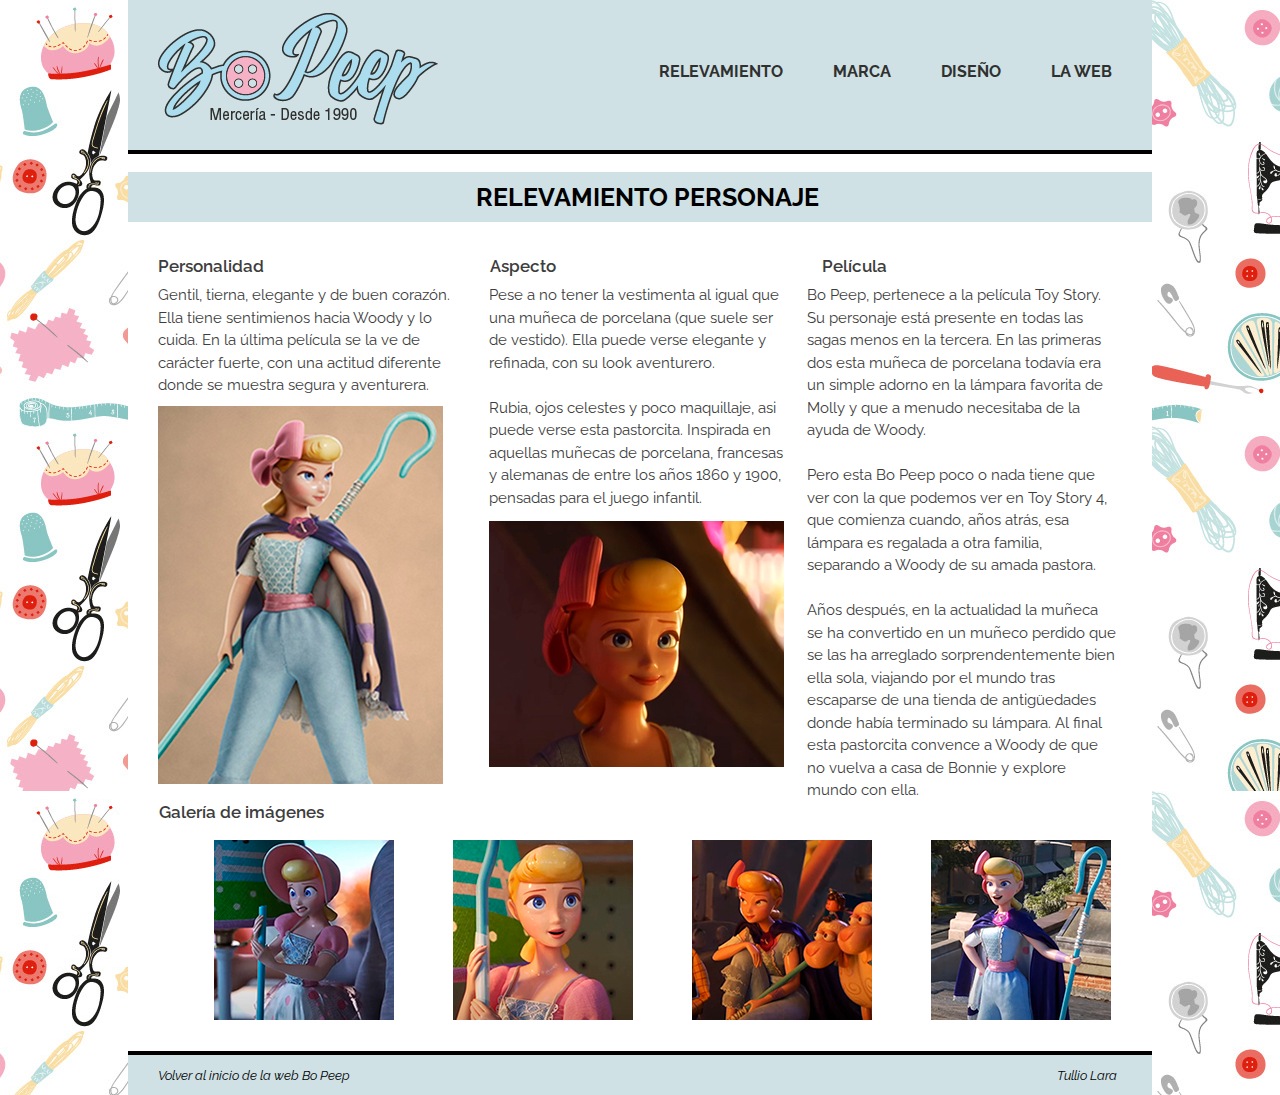
<file: relevamiento.html>
<!DOCTYPE html>
<html>
<head>
	<meta charset="utf-8">
	<link rel="stylesheet" type="text/css" href="css/estilomicrositio.css">
	<link rel="stylesheet" type="text/css" href="css/lightbox.css">
	<title>Micrositio - Relevamiento </title>
</head>
<body>
	<main>
		<header>
			<div id="logo">
				<a href="indexmicrositio.html"><img src="img/logo.png"></a>
			</div>
			<div id="botones">
				
				
				<li><a href="laweb.html">LA WEB</a></li>
				<li> <a href="diseño.html">DISEÑO</a></li>
				<li> <a href="marca.html">MARCA</a></li>
				<li> <a href="relevamiento.html">RELEVAMIENTO</a></li>
				</div>		
			</ul>

		</header>

		<nav>
				
	   </nav>

	<section>
		<div id="linea"></div>
		<div class="fondorelevamiento">
		
		<h2>RELEVAMIENTO PERSONAJE</h2>

		<div id="seccion1index">
			<div class="titulo">Personalidad</div>
			
			<div class="textopersonalidad"><p>Gentil, tierna, elegante y de buen corazón. Ella tiene sentimienos hacia Woody y lo cuida. En la última película se la ve de carácter fuerte, con una actitud diferente donde se muestra segura y aventurera.
</p></div>
		    
		    <div id="imagenbopeeppersonalidad">
			    <img src="img/bopeepmicro.jpg" ></div>

        </div>

        <div class="seccion2index">

        <div class="tituloaspecto">Aspecto</div>

        <div id="textoaspecto"><p>Pese a no tener la vestimenta al igual que una muñeca de porcelana (que suele ser de vestido). Ella puede verse elegante y refinada, con su look aventurero. <br><br>Rubia, ojos celestes y poco maquillaje, asi puede verse esta pastorcita.
        Inspirada en aquellas muñecas de porcelana, francesas y alemanas de entre los años 1860 y 1900, pensadas para el juego infantil. </p></div>
        <div id="imagenbopeepaspecto">
        	 <img src="img/bopeepaspecto.jpg"></div>

         </div>
          <div id="seccion3index">
          	<div id="titulopelicula">Película</div>
          	<div id="textopelicula">Bo Peep, pertenece a la película Toy Story. Su personaje está presente en todas las sagas menos en la tercera. En las primeras dos esta muñeca de porcelana todavía era un simple adorno en la lámpara favorita de Molly y que a menudo necesitaba de la ayuda de Woody.<br><br>

            Pero esta Bo Peep poco o nada tiene que ver con la que podemos ver en Toy Story 4, que comienza cuando, años atrás, esa lámpara es regalada a otra familia, separando a Woody de su amada pastora. <br><br>Años después, en la actualidad la muñeca se ha convertido en un muñeco perdido que se las ha arreglado sorprendentemente bien ella sola, viajando por el mundo tras escaparse de una tienda de antigüedades donde había terminado su lámpara. Al final esta pastorcita convence a Woody de que no vuelva a casa de Bonnie y explore mundo con ella. <br></div></div>

            <div id="secciongaleria">
            	<div id="titulogaleria"> Galería de imágenes</div><br>
            	<div id="imagenesgaleria"><a href="img/imagengranmicro1.jpg" data-lightbox="screen" data-title= ""><img src="img/imagenpeqmicro1.jpg" ></a>
            	<a href="img/imagengranmicro2.jpg" data-lightbox="screen" data-title= "">
			<img src="img/imagenpeqmicro2.jpg"></a>
			<a href="img/imagengranmicro3.jpg" data-lightbox="screen" data-title= "">
			<img src="img/imagenpeqmicro3.jpg"></a>
			<a href="img/imagengranmicro4.jpg" data-lightbox="screen" data-title= "">
			<img src="img/imagenpeqmicro4.jpg"></a>
            </div>

		</section>
		<div class="linea1"></div>

   
	<footer>
		<div class="pierelevamiento">
			<div id="volver"><a href="index.html" target="_blank"><i>Volver al inicio de la web Bo Peep</i></a> </div>
		<div id="nombredesarrolladora"><i>Tullio Lara</i></div>
		</div>
	</footer>
		

	</main>
	<script src="js/lightbox-plus-jquery.js"></script>
</body>
</html>
</file>
<file: css/estilo.css>
@import url('https://fonts.googleapis.com/css2?family=Dancing+Script&display=swap');
@import url('https://fonts.googleapis.com/css2?family=Barlow:ital,wght@0,100;0,200;0,300;0,400;0,500;0,600;0,700;0,800;0,900;1,100;1,200;1,300;1,400;1,500;1,600;1,700;1,800;1,900&display=swap');
*{
 margin: 0;
 padding: 0;
 box-sizing: border-box;
}

body { background-image: url(../img/background.jpg);
}

main {
	width: 80%;
    height: 700px;
    background-color: rgb(251, 231, 191);
    margin-left: auto;
    margin-right: auto;

}

header {
	width: 100%;
	height: 150px;
	background-color: rgb( 213, 233, 239);
	padding-top: 1%;
}

#logo {
	float: left;
	margin-left: 30px;
	margin-top: 7px;
	
}
#linea {
    width: 100%;
    height: 4px;
    background-color:rgb(253, 179, 200 );}

.linea {
    width: 100%;
    height: 4px;
    background-color:rgb(253, 179, 200);

}

.linea2 {
    margin-top: 385px;
    width: 100%;
    height: 4px;
    background-color:rgb(253, 179, 200);
}

#botones li {
	display: inline;
}

#botones li a {
    font-family: Dancing Script;
    font-size: 1.625em;
    text-decoration: none;
    float: right;
    padding: 10px;
    margin-right: 30px;
    margin-top: 42px;
    color: rgb(48, 48, 47);
  
}

#botones li a:hover {
background-color: rgb(255, 255, 255);
margin-top: -2;
padding-bottom: 12px;]
}


section {
    width: 100%;
    height: 535px;
    background-color: rgb(251, 231, 191);
}

.fondoproductos {
    width: 100%;
    height: 1000px;
    background-color: rgb(251, 231, 191);
}

.fondoindex {
    width: 100%;
    height: 920px;
    background-color:rgb(251, 231, 191);

}

@keyframes blink  {  
  0% { color: rgb(0,0,0); }
  100% { color: rgb(221, 58, 133); }
}
@-webkit-keyframes blink {
  0% { color: rgb(0,0,0); }
  100% { color: rgb(221, 58, 133); }
}
.blink a {
  -webkit-animation: blink 1.5s linear infinite;
  -moz-animation: blink 1.5s linear infinite;
  animation: blink 1.5s linear infinite;
}


#seccion1 {
    width: 33%;

    height: 380px;
    background-color: rgb(251, 231, 191);
    float: left;
}

.seccion1cont {
      width: 33%;
    height: 350px;
    background-color: rgb(251, 231, 191);
    float: left;
}

#seccion1index {
    width: 33%;
    height: 430px;
    background-color:rgb(251, 231, 191);
    float: left;
    margin-top: 20px;
}

.titulo {
    margin-top: 14px;
    margin-left: 30px;
    font-weight: 500;
    font-family: Barlow;
    font-size: 1.063em;
    color: rgb(61, 61, 61);
}

#titulobotones{
    margin-top: 14px;
    margin-left: 26px;
    font-weight: 400;
    font-family: Barlow;
    font-size: 1.063em;
    color: rgb(61, 61, 61);
}


.textonosotros1 p {
    margin-top: 8px;
    margin-left: 30px;
    float: left;
    width: 310px;
    text-align: left;
    font-family: Barlow;
    font-weight: 400;
    font-size: 0.938em;
    color: black;
    line-height: 1.5;
    text-decoration: none;
    color: rgb(61, 61, 61);
    }

    #textocontactos p {
 
    margin-left: 30px;
    float: left;
    width: 310px;
    text-align: left;
    font-family: Barlow;
    font-weight: 400;
    font-size: 0.938em;
    color: black;
    line-height: 1.5;
    text-decoration: none;
    color: rgb(61, 61, 61);
    }

#textocolectivos {
    font-family: Barlow;
    font-weight: 400;
    font-size: 0.938em;
    line-height: 1.5;
    margin-top: 5px;
}

#textocolectivos2 {
    font-family: Barlow;
    font-weight: 400;
    font-size: 0.9em;
    line-height: 1.5;
    margin-top: 5px;
}

#textocolectivos3 {
    margin-left: 35px;
    font-family: Barlow;
    font-weight: 400;
    font-size: 0.938em;
    line-height: 1.5;
    margin-top: 5px;
}


.titulocolectivo { 
    float: left;
    margin-top: 5px;
    font-weight: 500;
    font-family: Barlow;
    font-size: 1.063em;
    color: rgb(61, 61, 61);

}

.titulocolectivo2 { 
    margin-left: 15px;
    float: left;
    margin-top: 5px;
    font-weight: 500;
    font-family: Barlow;
    font-size: 0.950em;
    color: rgb(61, 61, 61);

}

.titulocolectivo3 { 
    margin-left: 35px;
    float: left;
    margin-top: 5px;
    font-weight: 500;
    font-family: Barlow;
    font-size: 1.063em;
    color: rgb(61, 61, 61);

}

#telefono {
    float: left;
    margin-left: 30px;
    margin-top: 11px;
}

p { font-weight: 400;
    margin-left: 80px;
    font-family: Barlow;
    font-size: 1.000em;
    margin-top: 7px;
    color: rgb(61, 61, 61);

}

#mail {

    font-family: Barlow;
    margin-left: 30px;
    float: left;
    margin-top: 12px;
}



#ubicacion {
  margin-left: 30px;
  margin-top: 13px;
  float: left;
}

#casa{
    float: left;
    margin-left: 30px;
    margin-top: 10px;
}

#seccion2 {
    width: 32%;
    height: 380px;
    background-color: rgb(251, 231, 191);
    float: left;
    margin-top: 12px;
    margin-left: 8px;
}

.seccion2 {
    width: 32%;
    height: 380px;
    background-color: rgb(251, 231, 191);
    float: left;
    margin-top: 12px;
    margin-left: 1px;

}

.seccion2index{
    width: 32%;
    height: 430px;
    background-color: rgb(251, 231, 191);
    float: left;
    margin-top: 20px;
    margin-left: 1px;

}

#imagenbopeep {
    margin-left: 18px;
    margin-top: 35px;
 }

 #imagenbarbie {
    margin-left: 10px;
    margin-top: 46px;

}
        
#bordefoto {
    border:5px solid #f5b2c6; 
    border-radius: 20px;
} 


#texto2segundafila {
    margin-top: 15px;
    margin-left: 18px;
    width: 310px;
    text-align: left;
    font-family: Barlow;
    font-weight: 400;
    font-size: 0.938em;
    color: black;
    line-height: 1.5;
    color: rgb(61, 61, 61);

}

#seccion3 {
    width: 30%;
    height: 380px;
    float: right;
    background-color: rgb( 251, 231, 191
);

}

.seccion3 {
    margin-right: 35px;
     width: 30%;
    height: 380px;
    float: right;
    background-color:rgb( 251, 231, 191
);
}

#seccion3index {
    margin-right: 35px;
    width: 30%;
    height: 450px;

    float: right;
    background-color:rgb( 251, 231, 191
);

}

#texto3fila {

    margin-top: 15px;
    width: 310px;
    text-align: left;
    font-family: Barlow;
    font-weight: 400;
    font-size: 0.938em;
    color: rgb( 61, 61, 61);
    line-height: 1.5;
    float: right;

}

.texto2  {
    margin-right: 12px;
    margin-top: 5px;
    width: 310px;
    text-align: left;
    font-family: Barlow;
    font-weight: 500;
    font-size: 0.938em;
    color: rgb( 61, 61, 61);
    line-height: 1.5;
    float: right;
}

form {
    width: 310px;
    margin-top: 10px;
    border-radius: 7px;

 }

 .envio {
 
    width: 130px;
    height: 40px;
    background-color: rgb(245, 178, 198);
    color:  rgb( 61, 61, 61);
    font-size: 0.813em;
    border-radius: 7px;
    font-family: Barlow;
    font-weight: 750;
    letter-spacing: 150;

}

label {
    font-size: 0.850em;
    font-family: Barlow;
    font-weight: 500;
    color:  rgb( 61, 61, 61);
}

.cajacomentario {
    width: 90%;
    height: 56px;
}

.cajatexto {
    width: 90%;
}


   h2 {
    padding: 1%;
    margin-bottom: 5px; 
    margin-top: 25px;
    padding-left: 25px;
    width: 100%;
    height: 50px;
    background-color: rgb(253, 179, 200 );
    font-size: 1.563em;
    font-family: Barlow;
    font-weight: 600;
    color:rgb(76, 72 , 72);
    text-align: center;
}


footer {
	width: 100%;
	height: 40px;
	background-color: rgb(213, 233, 239
);
}

.pieproductos {
    width: 100%;
    height: 40px;
    background-color: rgb(213, 233, 239
);
    margin-top: 498px;
}

.pieindex {
    width: 100%;
    height: 40px;
    background-color:rgb(213, 233, 239
);


}

#titulobotones{
    margin-top: 14px;
    margin-left: 27px;
    font-weight: 500;
    font-family: Barlow;
    font-size: 1.063em;
    color: rgb(61, 61, 61);
}

#seccionbotones {
    width: 98%;
    height: 200px;
    background-color: rgb( 251, 231, 191
);
    float: left;

}

#imagenesbotones {
    margin-left: 28px;

}

#seccionhilos {
    width: 98%;
    height: 205px;
    background-color: rgb( 251, 231, 191
);
    float: left;
    margin-top: 50px;
}

#titulohilos {

    margin-left: 27px;
    font-weight: 500;
    font-family: Barlow;
    font-size: 1.063em;
    color: rgb( 61, 61, 61);

}

#imageneshilos {
    margin-left: 28px;
}

#secciontelas {
    width: 98%;
    height: 205px;
    background-color: rgb( 251, 231, 191
);
    float: left;
    margin-top: 30px;

}

#titulotelas {
    margin-left: 27px;
    font-weight: 500;
    font-family: Barlow;
    font-size: 1.063em;
    color:  rgb( 61, 61, 61);

}

#seccioncierres {
    width: 98%;
    height: 205px;
    background-color:rgb( 251, 231, 191
);
    float: left;
    margin-top: 29px;

}

#titulocierres {
    margin-left: 27px;
    font-weight: 500;
    font-family: Barlow;
    font-size: 1.063em;
    color: rgb( 61, 61, 61);


}

.slider {
    width: 100%;
    overflow: hidden;

}

.slider ul {
    padding: 0;
    display: flex;
    width: 400%;
    animation: cambio 20s infinite;
    animation-direction: alternate;
   
}

.slider li {
    width: 100%;
    list-style: none;
}

.slider img {
    width: 100%;
   
}

@keyframes cambio {
    0% {margin-left: 0;}
    20% {margin-left: 0;}

    25% {margin-left: -100%;}
    45% {margin-left: -100%;}

    50% {margin-left: -200%;}
    70% {margin-left: -200%;}

    75% {margin-left: -300%;}
    100% {margin-left: -300%;}
 
}

#imagenlocal{
    margin-left: 30px;
    margin-top: 162px;

}

.titulonovedades {
    margin-top: 12px;
    margin-left: 22px;
    font-weight: 500;
    font-family: Barlow;
    font-size: 1.063em;
    color: rgb( 61, 61, 61);

}

#texto2segundafilaindex p {
    margin-top: 9px;
    margin-left: 22px;
    width: 310px;
    text-align: left;
    font-family: Barlow;
    font-weight: 400;
    font-size: 0.938em;
    color: black;
    line-height: 1.5;
    color: rgb( 61, 61, 61);


}

#imagenhilo {
    margin-left: 22px;

}

#seccion3index p {
    margin-top: 3px;
    width: 310px;
    text-align: left;
    font-family: Barlow;
    font-weight: 400;
    font-size: 1.063em;
    color: rgb( 61, 61, 61);

    line-height: 1.5;
    float: right;
}

#tituloyoutube {
    margin-top: 35px;
    font-weight: 500;
    font-family: Barlow;
    font-size: 1.063em;
    color: rgb( 61, 61, 61);

    margin-left: 10px;

}

#texto3index {

    margin-top: 3px;
    width: 310px;
    text-align: left;
    font-family: Barlow;
    font-weight: 400;
    font-size: 0.938em;
    color: rgb( 61, 61, 61);

    line-height: 1.5;
    float: right;

}

#video {
    margin-top: 
    174px;
}

#instagram {
    margin-top: 6px;
    float: left;
    margin-left: 26px;
}

#facebook {
    margin-left: 10px;
    margin-top: 7px;
    float: left;
}

#twitter {
    margin-top: 7px;
    margin-left: 13px;
    float: left;
}

#desarrolladora {
    float: right;
    margin-right: 25px;
    margin-top: 7px;
}

#nombredesarrolladora {
   
   float: right;
   margin-right: 5px;
    margin-top: 6px;
    font-weight: 600;
    font-family: Barlow;
    font-size: 0.813em;
    color: rgb( 76, 72, 72);


}

#nombredesarrolladora a {
    color: black;
    text-decoration: none;
}
</file>
<file: css/estilomicrositio.css>
@import url('https://fonts.googleapis.com/css2?family=Raleway:ital,wght@0,100;0,200;0,300;0,400;0,500;0,600;0,700;0,800;0,900;1,100;1,200;1,300;1,400;1,500;1,600;1,700;1,800;1,900&display=swap');


*{
 margin: 0;
 padding: 0;
 box-sizing: border-box;
}

body { background-image: url(../img/background.jpg);
}

main {
	width: 80%;
    height: 700px;
    background-color: rgb( 255, 255, 255);
    margin-left: auto;
    margin-right: auto;

}

header {
	width: 100%;
	height: 150px;
	background-color: rgb(207, 225, 229);
	padding-top: 1%;
}

#logo {
    margin-top: 2px;
	float: left;
	margin-left: 30px;

	
}

#botones li {
	display: inline;
}

#botones li a {
    font-family: Raleway;
    font-weight: 700 ;
    font-size: 1em;
    text-decoration: none;
    float: right;
    padding: 10px;
    margin-right: 30px;
    margin-top: 42px;
    color: rgb(48, 48, 47);

}
#botones li a:hover {
background-color: white;
margin-top: -2;
padding-bottom: 12px;
}


section {
    width: 100%;
    height: 543px;
    background-color: white;
}

.fondoindex {
    width: 100%;
    height: 543px;
    background-image: url(../img/fondoindex.jpg);
    background-repeat: no-repeat;
    background-size: cover;
}
 
#textoimagen {
    width: 31%;
    margin-left: 53%;
    margin-top: 18%;
    color: rgb( 255, 255, 255);

}


.fondoproductos {
    width: 100%;
    height: 1020px;
    background-color: rgb(251, 231, 191
);
}

.fondorelevamiento {
    width: 100%;
    height: 880px;
    background-color: rgb(255, 255, 255);

}
#linea {
    width: 100%;
    height: 4px;
    background-color: rgb(0, 0, 0);}

.linea1
{width: 100%;
    height: 4px;
    background-color: rgb(0, 0, 0);
margin-top: 358px;}



#seccion1 {
    width: 33%;

    height: 380px;
    background-color: rgb(251, 231, 191
);
    float: left;
}

#seccion1marca {

    width: 33%;
    height: 380px;
    background-color: rgb(255, 255, 255);
    float: left;
}

#seccion1web {
       width: 33%;
    height: 380px;
    background-color: rgb( 255, 255, 255
);
    float: left;

}

#seccion2web {
        width: 33%;
    height: 380px;
    background-color: rgb( 255, 255, 255
);
    float: left;

}

#seccion3web {
           width: 33%;
    height: 380px;
    background-color: rgb( 255, 255, 255
);
    float: right;

}

#imageneslaweb {
    margin-left: 20px;
    margin-top: 13px;
}

#imageneslawebderecha {
    margin-left: 10px;
    margin-top: 13px;


}

.seccion1cont {
      width: 33%;
    height: 350px;
    background-color: rgb(251, 231, 191);
    float: left;


}

#seccion1index {
    width: 33%;
    height: 430px;
    background-color:rgb( 255, 255, 255
);
    float: left;
    margin-top: 20px;
}

.titulo {
    margin-top: 14px;
    margin-left: 30px;
    font-weight: 600;
    font-family: Raleway;
    font-size: 1.063em;
    color: rgb( 61, 61, 61);
}

#titulobotones{
    margin-top: 14px;
    margin-left: 26px;
    font-weight: 400;
    font-family: Barlow;
    font-size: 1.063em;
    color: rgb( 61, 61, 61);
}


.textopersonalidad p {
    margin-top: 8px;
    margin-left: 30px;
    float: left;
    width: 310px;
    text-align: left;
    font-family: Raleway;
    font-weight: 400;
    font-size: 0.938em;
    line-height: 1.5;
    text-decoration: none;
    color: rgb( 61, 61, 61);
    }

    #textocontactos p {
 
    margin-left: 30px;
    float: left;
    width: 310px;
    text-align: left;
    font-family: Barlow;
    font-weight: 400;
    font-size: 0.938em;
    color: black;
    line-height: 1.5;
    text-decoration: none;
    color: rgb( 61, 61, 61);

    }


#seccion2 {
    width: 32%;
    height: 380px;
    background-color: rgb( 251, 231, 191
);
    float: left;
    margin-top: 12px;
    margin-left: 8px;
}

.seccion2 {
    width: 32%;
    height: 380px;
    background-color: rgb( 251, 231, 191
);
    float: left;
    margin-top: 12px;
    margin-left: 1px;

}

.seccion2marca {
    width: 32%;
    height: 430px;
    background-color: rgb(255, 255, 255);
    float: left;
     margin-left: 1px;

}

.seccion2index{
    width: 32%;
    height: 430px;
    background-color: rgb(255, 255, 255);
    float: left;
    margin-top: 20px;
    margin-left: 1px;

}



#seccion3 {
    width: 30%;
    height: 380px;
    float: right;
    background-color: rgb(251, 231, 191);

}

.seccion3 {
    margin-right: 35px;
     width: 30%;
    height: 380px;
    float: right;
    background-color: rgb(251, 231, 191);
}

#seccion3index {
    margin-right: 35px;
    width: 30%;
    height: 450px;
    float: right;
    background-color: rgb(255, 255, 255);

}

#seccion3marca {
    margin-right: 25px;
    width: 30%;
    height: 380px;
    float: right;
    background-color:rgb(255, 255, 255);

}


   h2 {
    margin-top: 18px;
    padding: 1%;
    padding-left: 25px;
    width: 100%;
    height: 50px;
    background-color: rgb(207, 225, 229);
    font-size: 1.563em;
    font-family: Raleway;
    font-weight: 700;
    color: black;
    text-align: center;
}


footer {
	width: 100%;
	height: 40px;
	background-color: rgb(207, 225, 229);
}


.pierelevamiento {
    width: 100%;
    height: 40px;
    background-color:rgb(207, 225, 229);


}

#titulogaleria{
    margin-top: 14px;
    margin-left: 31px;
    font-weight: 600;
    font-family: Raleway;
    font-size: 1.063em;
    color: rgb(61, 61, 61);
}

#secciongaleria {
    margin-top: 580px;
    width: 98%;
    height: 200px;
    background-color: rgb(255, 255, 255);
}

#secciongaleria img {
    margin-left: 55px;
}

#imagenesgaleria {
    margin-left: 31px;
    float: left;

}

#imagenbopeeppersonalidad{
    margin-left: 30px;
    margin-top: 130px;


}

.tituloaspecto {
    margin-top: 14px;
    margin-left: 23px;
    font-weight: 600;
    font-family: Raleway;
    font-size: 1.063em;
    color: rgb(61, 61, 61);
}

.titulotipomarca {
     margin-top: 13px;
    margin-left: 33px;
    font-weight: 600;
    font-family: Raleway;
    font-size: 1.063em;
    color: rgb(61, 61, 61);

}

#textoaspecto p {
    margin-top: 8px;
    margin-left: 22px;
    width: 295px;
    text-align: left;
    font-family: Raleway;
    font-weight: 400;
    font-size: 0.938em;
    color: black;
    line-height: 1.5;
    color: rgb(61, 61, 61); 

}

#textotipo p {
    margin-top: 41px;
    margin-left: 22px;
    width: 295px;
    text-align: left;
    font-family: Raleway;
    font-weight: 400;
    font-size: 0.938em;
    color: black;
    line-height: 1.5;
    color: rgb(61, 61, 61);

}

#textotipomarca p {
    margin-top: 8px;
    margin-left: 33px;
    width: 310px;
    text-align: left;
    font-family: Raleway;
    font-weight: 400;
    font-size: 0.938em;
    color: black;
    line-height: 1.5;
    color: rgb(61, 61, 61);
}

#imagenbopeepaspecto {
    margin-top: 12px;
    margin-left: 22px;



}

#seccion3index p {
    margin-top: 3px;
    width: 310px;
    text-align: left;
    font-family: Barlow;
    font-weight: 400;
    font-size: 1.063em;
    color:rgb(61, 61, 61);
    line-height: 1.5;
    float: right;
}

#titulopelicula {
    margin-top: 34px;
    font-weight: 600;
    font-family: Raleway;
    font-size: 1.063em;
    color: rgb(61, 61, 61);
    margin-left: 12px;

}

#titulocolores {
     margin-top: 13px;
    font-weight: 600;
    font-family: Raleway;
    font-size: 1.063em;
    color: rgb(61, 61, 61);
    margin-left: 11px;

}

#textopelicula  {
    margin-left: 12px:;
    margin-top: 8px;
    width: 310px;
    text-align: left;
    font-family: Raleway;
    font-weight: 400;
    font-size: 0.938em;
    color: rgb(61, 61, 61);
    line-height: 1.5;
    float: right;

}

#textocolores p{

    margin-top: 8px;
    width: 310px;
    text-align: left;
    font-family: Raleway;
    font-weight: 400;
    font-size: 0.938em;
    color: rgb(61, 61, 61);
    line-height: 1.5;
    float: right;
}


#nombredesarrolladora {
   margin-top: 13px;
   float: right;
   margin-right: 35px;
    font-weight: 400;
    font-family: Raleway;
    font-size: 0.813em;
    color: rgb(0, 0, 0
);

}

#volver {
    margin-top: 13px;
    float: left;
    margin-left: 30px;
    font-weight: 400;
    font-family: Raleway;
    font-size: 0.813em;
    color: rgb(0, 0, 0);

}

#volver a {
   text-decoration: none; 
   color: rgb(0, 0, 0);
}
</file>
